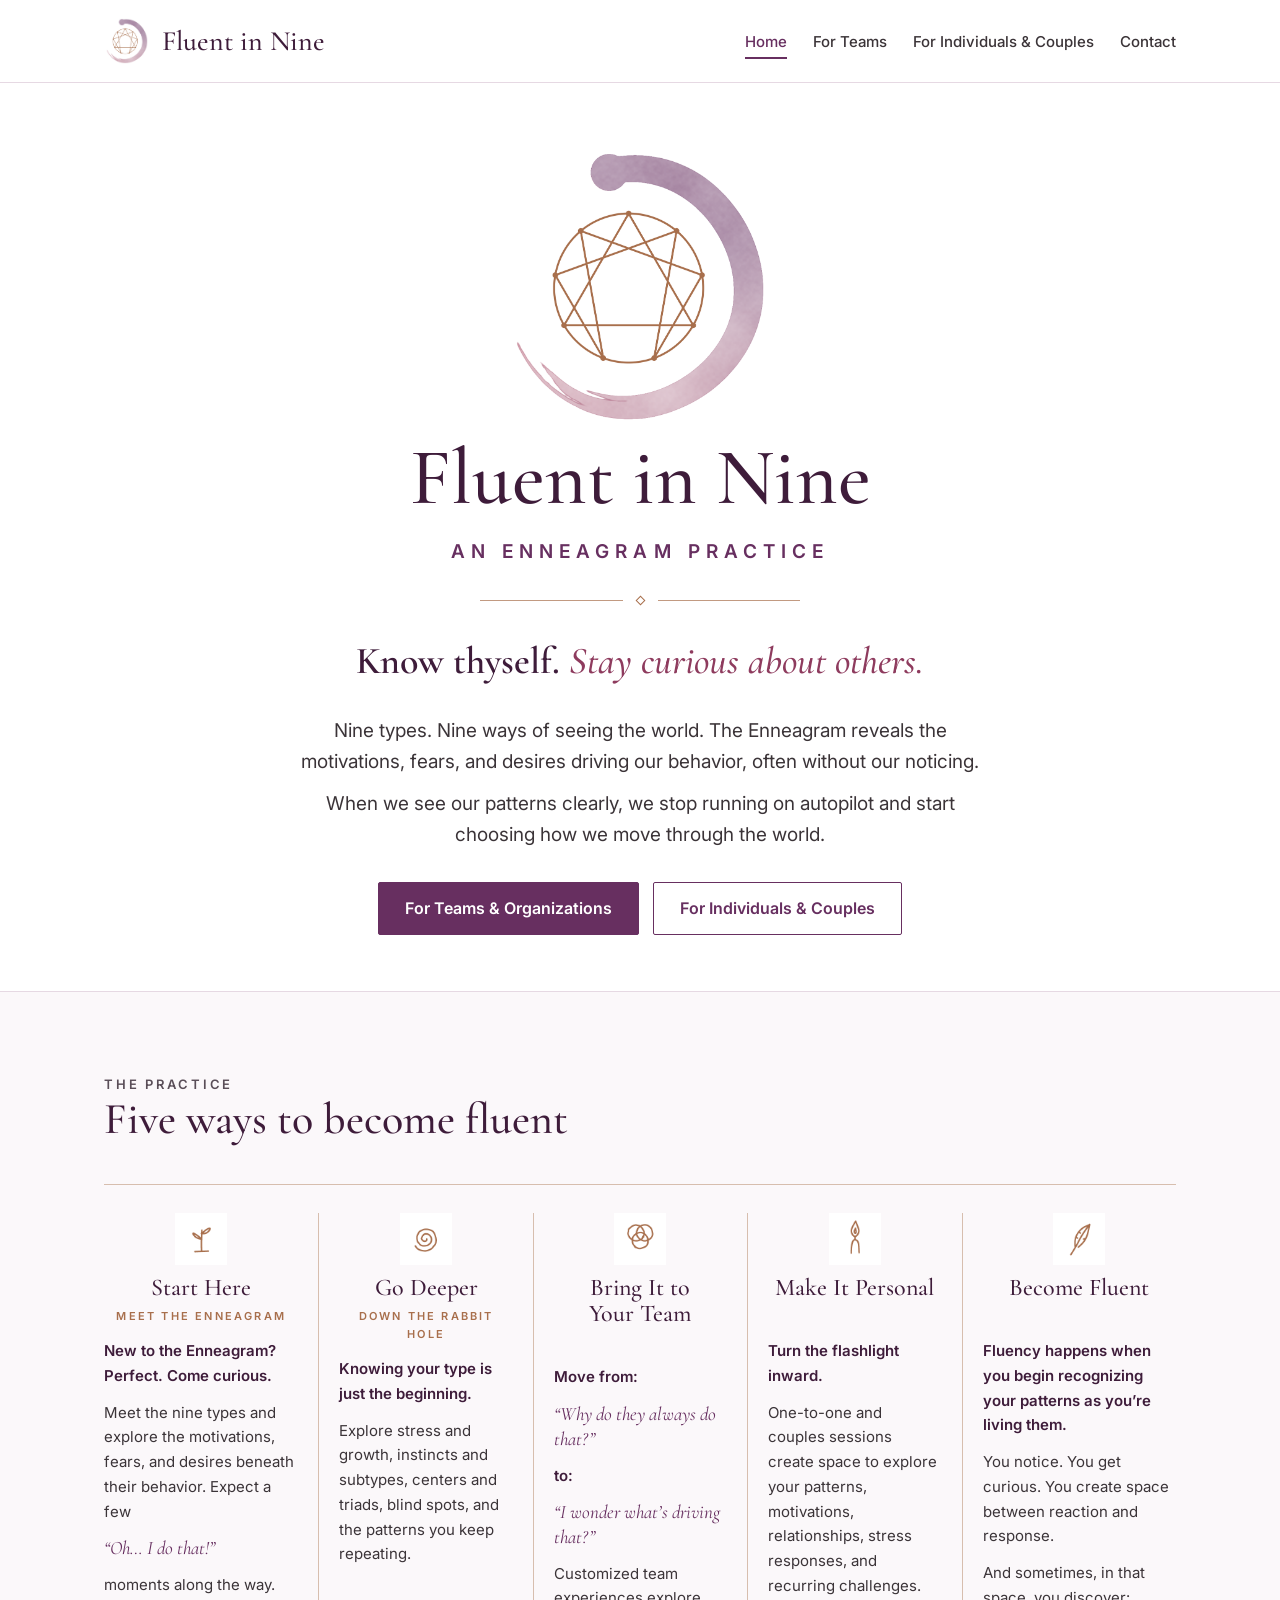
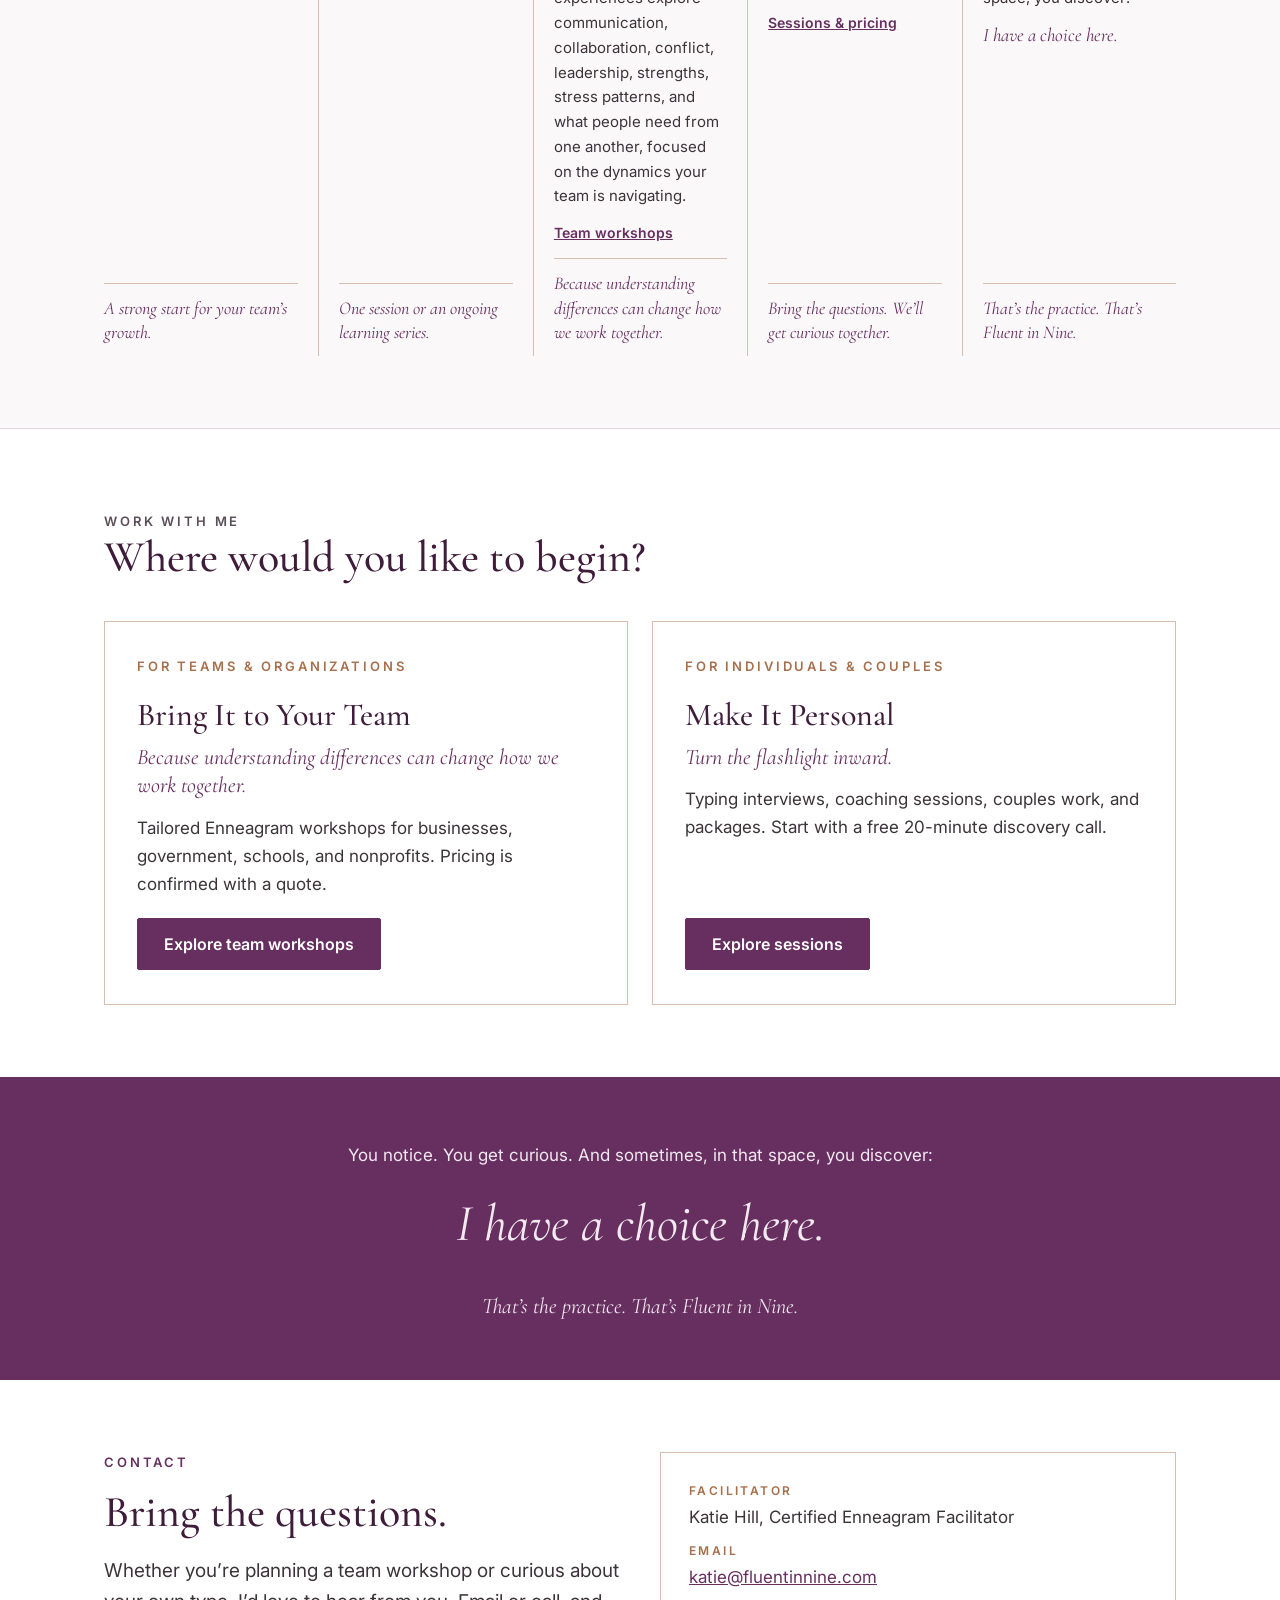
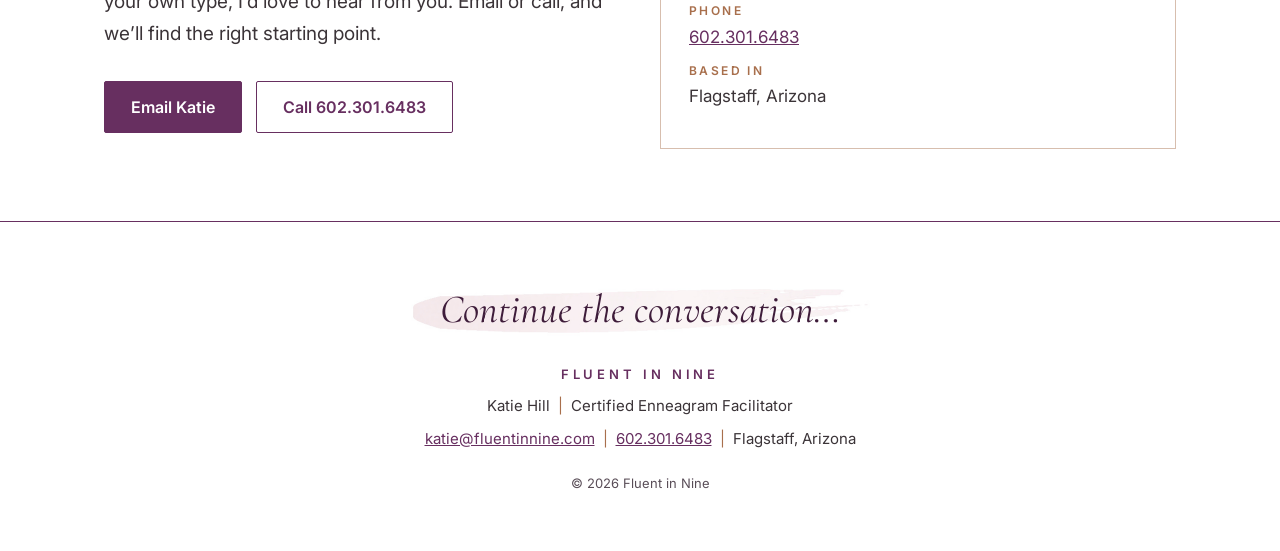
<file: index.html>
<!doctype html>
<html lang="en">
<head>
<meta charset="utf-8">
<meta name="viewport" content="width=device-width, initial-scale=1">
<title>Fluent in Nine | An Enneagram Practice in Flagstaff, Arizona</title>
<meta name="description" content="Fluent in Nine offers Enneagram workshops for teams and organizations, plus one-to-one and couples sessions, with Certified Enneagram Facilitator Katie Hill in Flagstaff, Arizona.">
<meta property="og:title" content="Fluent in Nine | An Enneagram Practice">
<meta property="og:description" content="Know thyself. Stay curious about others. Enneagram workshops, one-to-one and couples sessions in Flagstaff, Arizona.">
<meta property="og:image" content="https://www.fluentinnine.com/images/enneagram-mark.png">
<meta property="og:url" content="https://www.fluentinnine.com/">
<link rel="icon" href="favicon.png">
<link rel="apple-touch-icon" href="images/apple-touch-icon.png">
<link rel="preconnect" href="https://fonts.googleapis.com">
<link rel="preconnect" href="https://fonts.gstatic.com" crossorigin>
<link href="https://fonts.googleapis.com/css2?family=Cormorant+Garamond:ital,wght@0,500;0,600;1,500;1,600&family=Inter:wght@400;500;600&display=swap" rel="stylesheet">
<link rel="stylesheet" href="css/style.css">
</head>
<body>
<a class="skip" href="#main">Skip to content</a>

<header class="site-header">
  <div class="wrap">
    <a class="brand" href="index.html"><img src="images/enneagram-mark.png" alt=""><span>Fluent in Nine</span></a>
    <nav class="site-nav" aria-label="Main">
      <ul>
        <li><a href="index.html" aria-current="page">Home</a></li>
        <li><a href="teams.html">For Teams</a></li>
        <li><a href="individuals.html">For Individuals &amp; Couples</a></li>
        <li><a href="#contact">Contact</a></li>
      </ul>
    </nav>
  </div>
</header>

<main id="main">

<section class="hero">
  <div class="wrap">
    <img class="hero-mark" src="images/enneagram-mark.png" alt="The Fluent in Nine Enneagram symbol inside a plum brushstroke circle">
    <h1>Fluent in Nine</h1>
    <p class="tag">AN ENNEAGRAM PRACTICE</p>
    <div class="divider" aria-hidden="true"><i></i></div>
    <p class="motto">Know thyself. <em>Stay curious about others.</em></p>
    <p class="lead">Nine types. Nine ways of seeing the world. The Enneagram reveals the motivations, fears, and desires driving our behavior, often without our noticing.</p>
    <p class="lead">When we see our patterns clearly, we stop running on autopilot and start choosing how we move through the world.</p>
    <div class="actions">
      <a class="btn btn-primary" href="teams.html">For Teams &amp; Organizations</a>
      <a class="btn btn-ghost" href="individuals.html">For Individuals &amp; Couples</a>
    </div>
  </div>
</section>

<section class="section wash">
  <div class="wrap">
    <div class="section-head">
      <p class="eyebrow">The Practice</p>
      <h2>Five ways to become fluent</h2>
    </div>
    <div class="journey">
      <div>
        <img src="images/icon-start-here.png" alt="">
        <h3>Start Here</h3>
        <p class="sub">MEET THE ENNEAGRAM</p>
        <p class="bold">New to the Enneagram? Perfect. Come curious.</p>
        <p>Meet the nine types and explore the motivations, fears, and desires beneath their behavior. Expect a few</p>
        <p class="quote">“Oh… I do that!”</p>
        <p>moments along the way.</p>
        <p class="tagline">A strong start for your team’s growth.</p>
      </div>
      <div>
        <img src="images/icon-go-deeper.png" alt="">
        <h3>Go Deeper</h3>
        <p class="sub">DOWN THE RABBIT HOLE</p>
        <p class="bold">Knowing your type is just the beginning.</p>
        <p>Explore stress and growth, instincts and subtypes, centers and triads, blind spots, and the patterns you keep repeating.</p>
        <p class="tagline">One session or an ongoing learning series.</p>
      </div>
      <div>
        <img src="images/icon-bring-it-to-your-team.png" alt="">
        <h3>Bring It to Your Team</h3>
        <p class="sub">&nbsp;</p>
        <p class="bold">Move from:</p>
        <p class="quote">“Why do they always do that?”</p>
        <p class="bold">to:</p>
        <p class="quote">“I wonder what’s driving that?”</p>
        <p>Customized team experiences explore communication, collaboration, conflict, leadership, strengths, stress patterns, and what people need from one another, focused on the dynamics your team is navigating.</p>
        <a class="more" href="teams.html">Team workshops</a>
        <p class="tagline">Because understanding differences can change how we work together.</p>
      </div>
      <div>
        <img src="images/icon-make-it-personal.png" alt="">
        <h3>Make It Personal</h3>
        <p class="sub">&nbsp;</p>
        <p class="bold">Turn the flashlight inward.</p>
        <p>One-to-one and couples sessions create space to explore your patterns, motivations, relationships, stress responses, and recurring challenges.</p>
        <a class="more" href="individuals.html">Sessions &amp; pricing</a>
        <p class="tagline">Bring the questions. We’ll get curious together.</p>
      </div>
      <div>
        <img src="images/icon-become-fluent.png" alt="">
        <h3>Become Fluent</h3>
        <p class="sub">&nbsp;</p>
        <p class="bold">Fluency happens when you begin recognizing your patterns as you’re living them.</p>
        <p>You notice. You get curious. You create space between reaction and response.</p>
        <p>And sometimes, in that space, you discover:</p>
        <p class="quote">I have a choice here.</p>
        <p class="tagline">That’s the practice. That’s Fluent in Nine.</p>
      </div>
    </div>
  </div>
</section>

<section class="section">
  <div class="wrap">
    <div class="section-head">
      <p class="eyebrow">Work With Me</p>
      <h2>Where would you like to begin?</h2>
    </div>
    <div class="paths">
      <article class="path">
        <p class="eyebrow copper">For Teams &amp; Organizations</p>
        <h3>Bring It to Your Team</h3>
        <p class="italic">Because understanding differences can change how we work together.</p>
        <p>Tailored Enneagram workshops for businesses, government, schools, and nonprofits. Pricing is confirmed with a quote.</p>
        <a class="btn btn-primary" href="teams.html">Explore team workshops</a>
      </article>
      <article class="path">
        <p class="eyebrow copper">For Individuals &amp; Couples</p>
        <h3>Make It Personal</h3>
        <p class="italic">Turn the flashlight inward.</p>
        <p>Typing interviews, coaching sessions, couples work, and packages. Start with a free 20-minute discovery call.</p>
        <a class="btn btn-primary" href="individuals.html">Explore sessions</a>
      </article>
    </div>
  </div>
</section>

<section class="band center">
  <div class="wrap">
    <p>You notice. You get curious. And sometimes, in that space, you discover:</p>
    <p class="big">I have a choice here.</p>
    <p class="italic" style="color:#F3E9F1;font-size:22px">That’s the practice. That’s Fluent in Nine.</p>
  </div>
</section>

<section class="section" id="contact">
  <div class="wrap contact">
    <div>
      <p class="eyebrow">Contact</p>
      <h2>Bring the questions.</h2>
      <p class="lead">Whether you’re planning a team workshop or curious about your own type, I’d love to hear from you. Email or call, and we’ll find the right starting point.</p>
      <div class="actions">
        <a class="btn btn-primary" href="mailto:katie@fluentinnine.com?subject=Fluent%20in%20Nine%20inquiry">Email Katie</a>
        <a class="btn btn-ghost" href="tel:+16023016483">Call 602.301.6483</a>
      </div>
    </div>
    <div class="contact-box">
      <p class="label">FACILITATOR</p>
      <p>Katie Hill, Certified Enneagram Facilitator</p>
      <p class="label">EMAIL</p>
      <p><a href="mailto:katie@fluentinnine.com">katie@fluentinnine.com</a></p>
      <p class="label">PHONE</p>
      <p><a href="tel:+16023016483">602.301.6483</a></p>
      <p class="label">BASED IN</p>
      <p>Flagstaff, Arizona</p>
    </div>
  </div>
</section>

</main>

<footer class="site-footer">
  <div class="wrap">
    <p class="continue">Continue the conversation…</p>
    <p class="name">FLUENT IN NINE</p>
    <p>Katie Hill<span class="sep">|</span>Certified Enneagram Facilitator</p>
    <p><a href="mailto:katie@fluentinnine.com">katie@fluentinnine.com</a><span class="sep">|</span><a href="tel:+16023016483">602.301.6483</a><span class="sep">|</span>Flagstaff, Arizona</p>
    <p class="small">© 2026 Fluent in Nine</p>
  </div>
</footer>
</body>
</html>
</file>
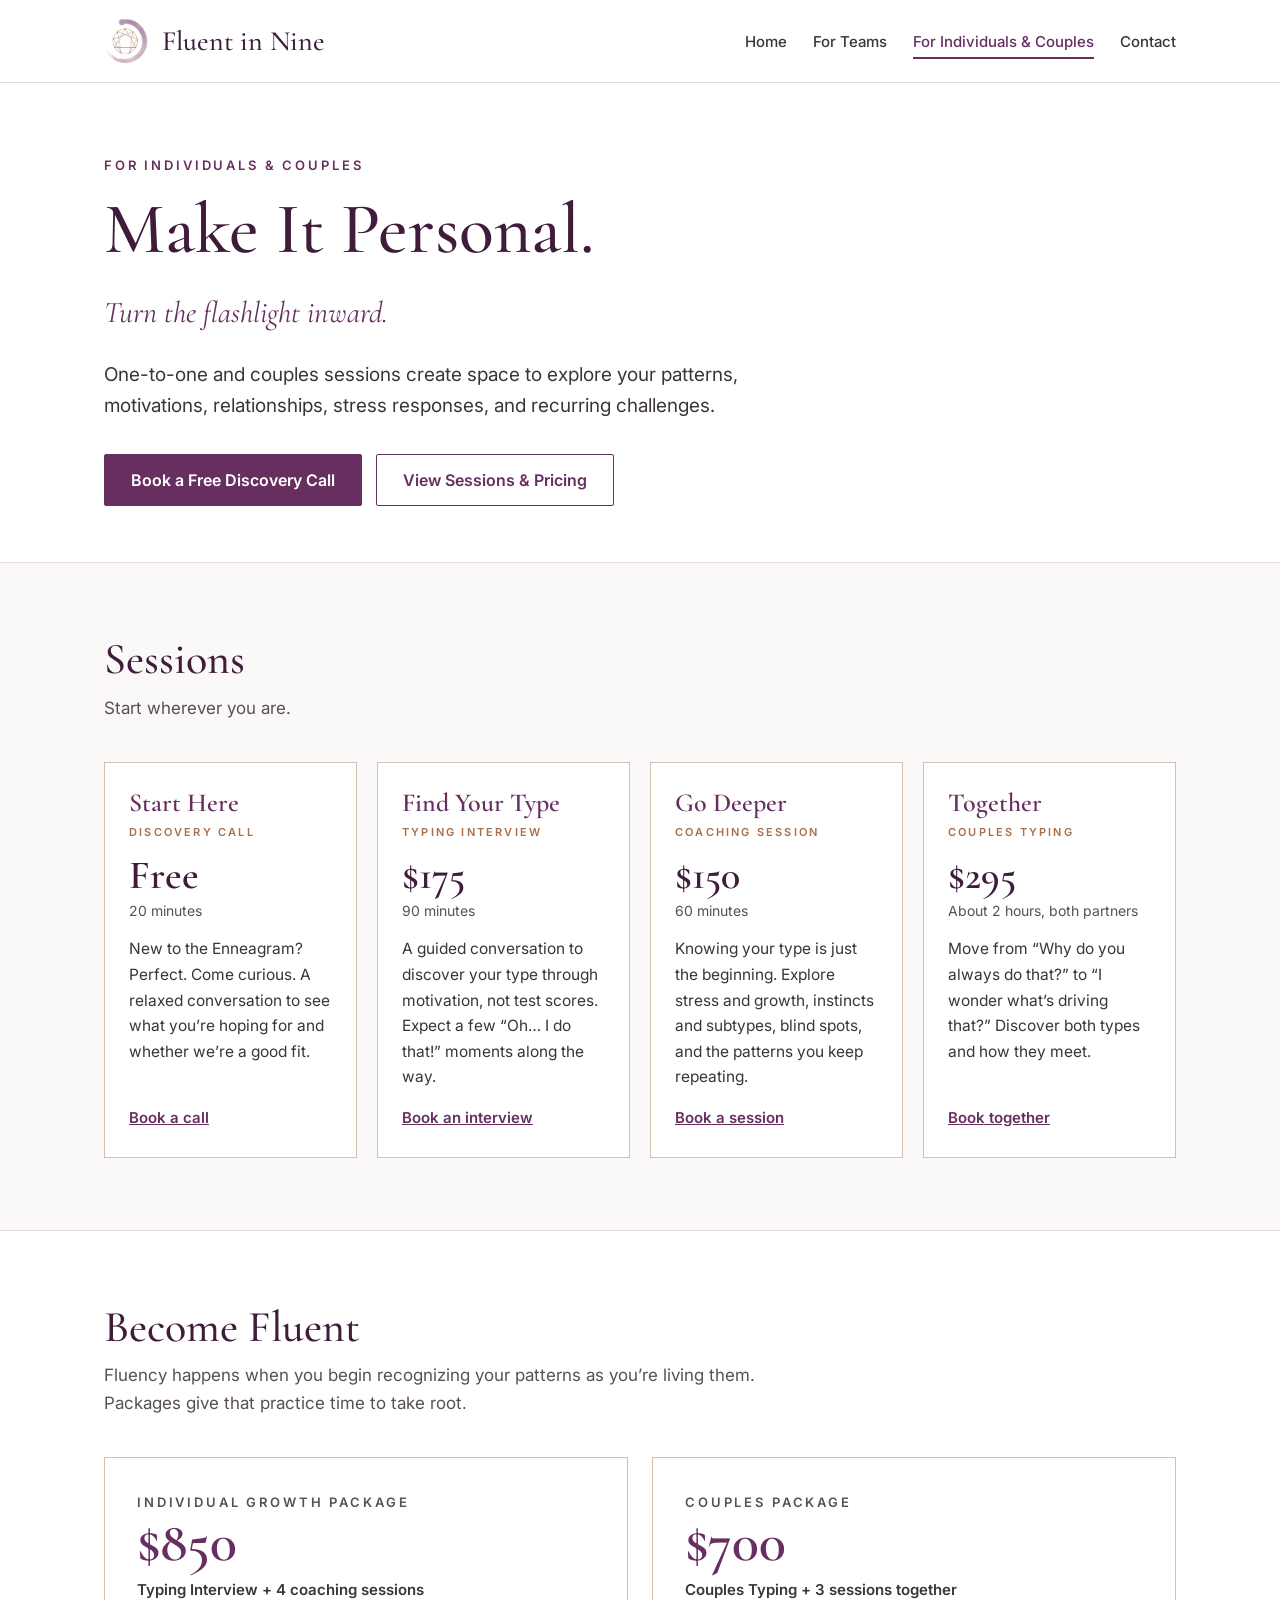
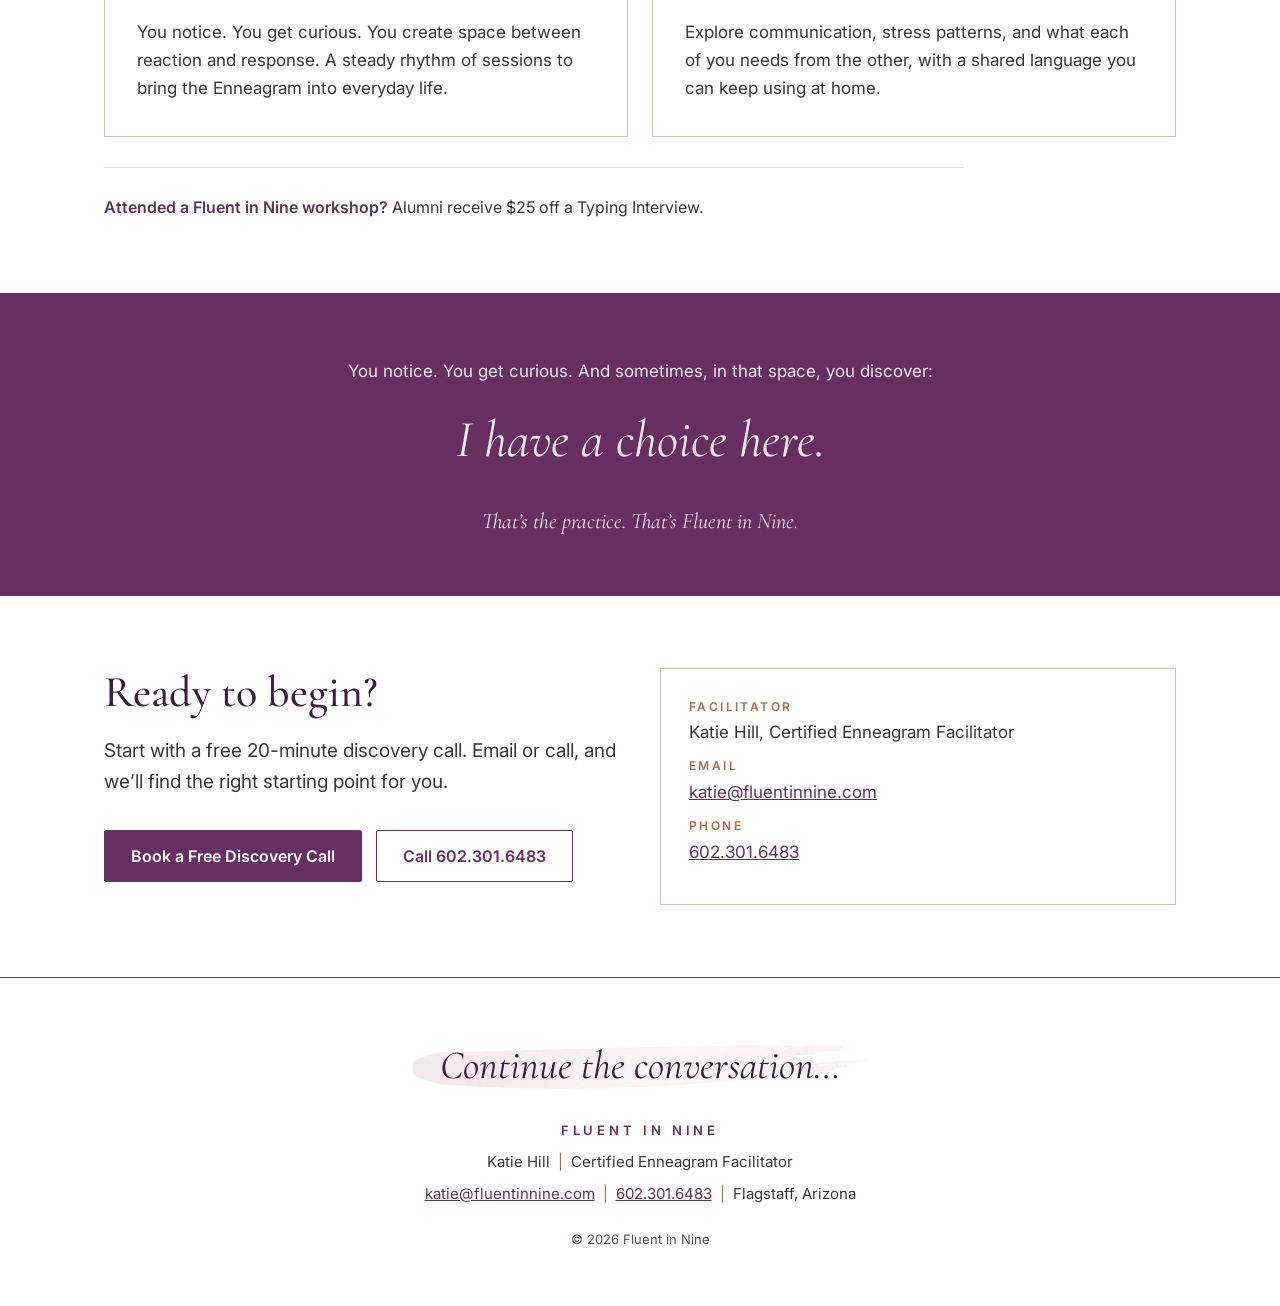
<file: individuals.html>
<!doctype html>
<html lang="en">
<head>
<meta charset="utf-8">
<meta name="viewport" content="width=device-width, initial-scale=1">
<title>Individuals &amp; Couples | Fluent in Nine</title>
<meta name="description" content="Enneagram typing interviews, coaching sessions, couples typing and packages with Certified Enneagram Facilitator Katie Hill. Start with a free 20-minute discovery call.">
<meta property="og:title" content="Individuals &amp; Couples | Fluent in Nine">
<meta property="og:description" content="Make it personal. Turn the flashlight inward. Start with a free discovery call.">
<meta property="og:image" content="https://www.fluentinnine.com/images/enneagram-mark.png">
<meta property="og:url" content="https://www.fluentinnine.com/individuals.html">
<link rel="icon" href="favicon.png">
<link rel="apple-touch-icon" href="images/apple-touch-icon.png">
<link rel="preconnect" href="https://fonts.googleapis.com">
<link rel="preconnect" href="https://fonts.gstatic.com" crossorigin>
<link href="https://fonts.googleapis.com/css2?family=Cormorant+Garamond:ital,wght@0,500;0,600;1,500;1,600&family=Inter:wght@400;500;600&display=swap" rel="stylesheet">
<link rel="stylesheet" href="css/style.css">
</head>
<body>
<a class="skip" href="#main">Skip to content</a>

<header class="site-header">
  <div class="wrap">
    <a class="brand" href="index.html"><img src="images/enneagram-mark.png" alt=""><span>Fluent in Nine</span></a>
    <nav class="site-nav" aria-label="Main">
      <ul>
        <li><a href="index.html">Home</a></li>
        <li><a href="teams.html">For Teams</a></li>
        <li><a href="individuals.html" aria-current="page">For Individuals &amp; Couples</a></li>
        <li><a href="#book">Contact</a></li>
      </ul>
    </nav>
  </div>
</header>

<main id="main">

<section class="page-hero">
  <div class="wrap">
    <p class="eyebrow">For Individuals &amp; Couples</p>
    <h1>Make It Personal.</h1>
    <p class="italic">Turn the flashlight inward.</p>
    <p class="lead">One-to-one and couples sessions create space to explore your patterns, motivations, relationships, stress responses, and recurring challenges.</p>
    <div class="actions">
      <a class="btn btn-primary" href="#book">Book a Free Discovery Call</a>
      <a class="btn btn-ghost" href="#sessions">View Sessions &amp; Pricing</a>
    </div>
  </div>
</section>

<section class="section wash" id="sessions">
  <div class="wrap">
    <div class="section-head">
      <h2>Sessions</h2>
      <p>Start wherever you are.</p>
    </div>
    <div class="cards">
      <article class="card">
        <h3>Start Here</h3>
        <p class="sub">DISCOVERY CALL</p>
        <p class="price">Free</p>
        <p class="length">20 minutes</p>
        <p>New to the Enneagram? Perfect. Come curious. A relaxed conversation to see what you’re hoping for and whether we’re a good fit.</p>
        <a href="#book">Book a call</a>
      </article>
      <article class="card">
        <h3>Find Your Type</h3>
        <p class="sub">TYPING INTERVIEW</p>
        <p class="price">$175</p>
        <p class="length">90 minutes</p>
        <p>A guided conversation to discover your type through motivation, not test scores. Expect a few “Oh… I do that!” moments along the way.</p>
        <a href="#book">Book an interview</a>
      </article>
      <article class="card">
        <h3>Go Deeper</h3>
        <p class="sub">COACHING SESSION</p>
        <p class="price">$150</p>
        <p class="length">60 minutes</p>
        <p>Knowing your type is just the beginning. Explore stress and growth, instincts and subtypes, blind spots, and the patterns you keep repeating.</p>
        <a href="#book">Book a session</a>
      </article>
      <article class="card">
        <h3>Together</h3>
        <p class="sub">COUPLES TYPING</p>
        <p class="price">$295</p>
        <p class="length">About 2 hours, both partners</p>
        <p>Move from “Why do you always do that?” to “I wonder what’s driving that?” Discover both types and how they meet.</p>
        <a href="#book">Book together</a>
      </article>
    </div>
  </div>
</section>

<section class="section">
  <div class="wrap">
    <div class="section-head">
      <h2>Become Fluent</h2>
      <p>Fluency happens when you begin recognizing your patterns as you’re living them. Packages give that practice time to take root.</p>
    </div>
    <div class="packages">
      <article class="package">
        <p class="eyebrow">Individual Growth Package</p>
        <p class="price">$850</p>
        <p class="includes">Typing Interview + 4 coaching sessions</p>
        <p>You notice. You get curious. You create space between reaction and response. A steady rhythm of sessions to bring the Enneagram into everyday life.</p>
      </article>
      <article class="package">
        <p class="eyebrow">Couples Package</p>
        <p class="price">$700</p>
        <p class="includes">Couples Typing + 3 sessions together</p>
        <p>Explore communication, stress patterns, and what each of you needs from the other, with a shared language you can keep using at home.</p>
      </article>
    </div>
    <div class="notes" style="grid-template-columns:minmax(0,1fr)">
      <p><strong>Attended a Fluent in Nine workshop?</strong> Alumni receive $25 off a Typing Interview.</p>
    </div>
  </div>
</section>

<section class="band center">
  <div class="wrap">
    <p>You notice. You get curious. And sometimes, in that space, you discover:</p>
    <p class="big">I have a choice here.</p>
    <p class="italic" style="color:#F3E9F1;font-size:22px">That’s the practice. That’s Fluent in Nine.</p>
  </div>
</section>

<section class="section" id="book">
  <div class="wrap contact">
    <div>
      <h2>Ready to begin?</h2>
      <p class="lead">Start with a free 20-minute discovery call. Email or call, and we’ll find the right starting point for you.</p>
      <div class="actions">
        <a class="btn btn-primary" href="mailto:katie@fluentinnine.com?subject=Discovery%20call%20request">Book a Free Discovery Call</a>
        <a class="btn btn-ghost" href="tel:+16023016483">Call 602.301.6483</a>
      </div>
    </div>
    <div class="contact-box">
      <p class="label">FACILITATOR</p>
      <p>Katie Hill, Certified Enneagram Facilitator</p>
      <p class="label">EMAIL</p>
      <p><a href="mailto:katie@fluentinnine.com">katie@fluentinnine.com</a></p>
      <p class="label">PHONE</p>
      <p><a href="tel:+16023016483">602.301.6483</a></p>
    </div>
  </div>
</section>

</main>

<footer class="site-footer">
  <div class="wrap">
    <p class="continue">Continue the conversation…</p>
    <p class="name">FLUENT IN NINE</p>
    <p>Katie Hill<span class="sep">|</span>Certified Enneagram Facilitator</p>
    <p><a href="mailto:katie@fluentinnine.com">katie@fluentinnine.com</a><span class="sep">|</span><a href="tel:+16023016483">602.301.6483</a><span class="sep">|</span>Flagstaff, Arizona</p>
    <p class="small">© 2026 Fluent in Nine</p>
  </div>
</footer>
</body>
</html>
</file>
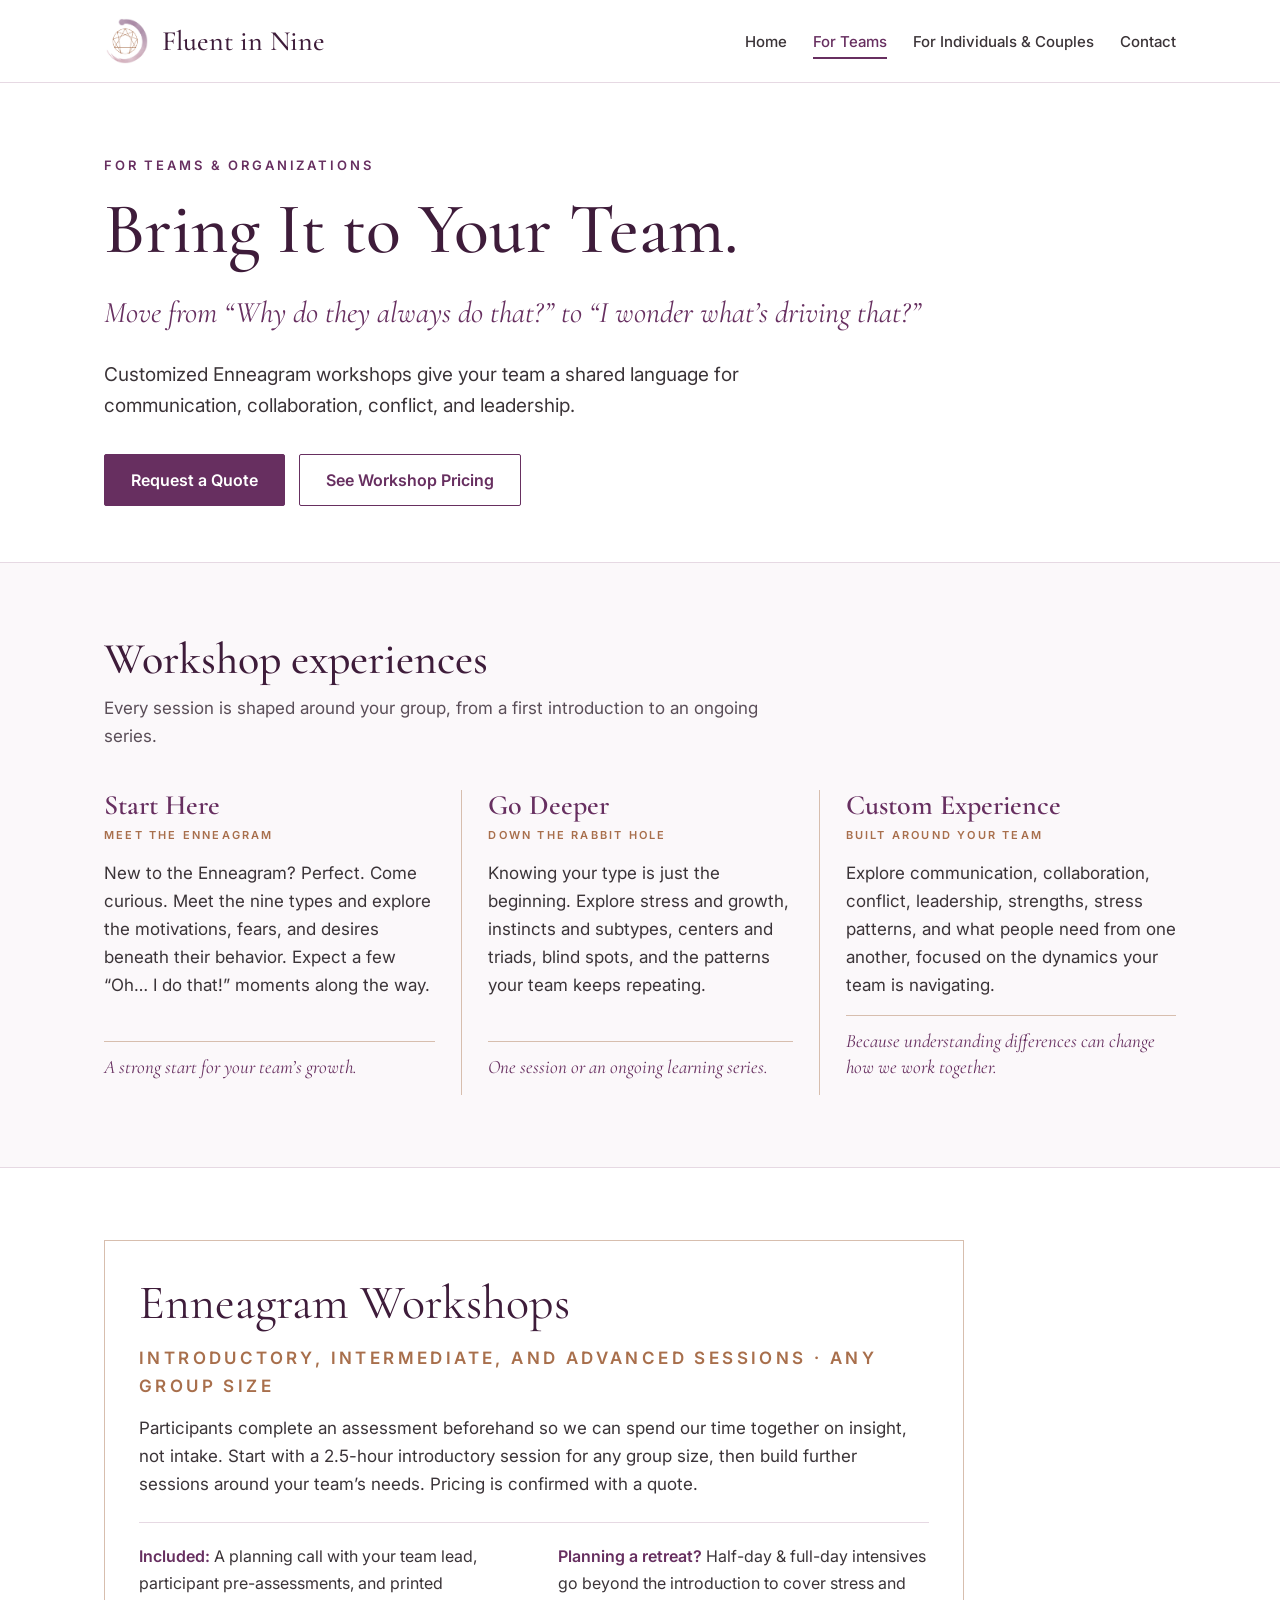
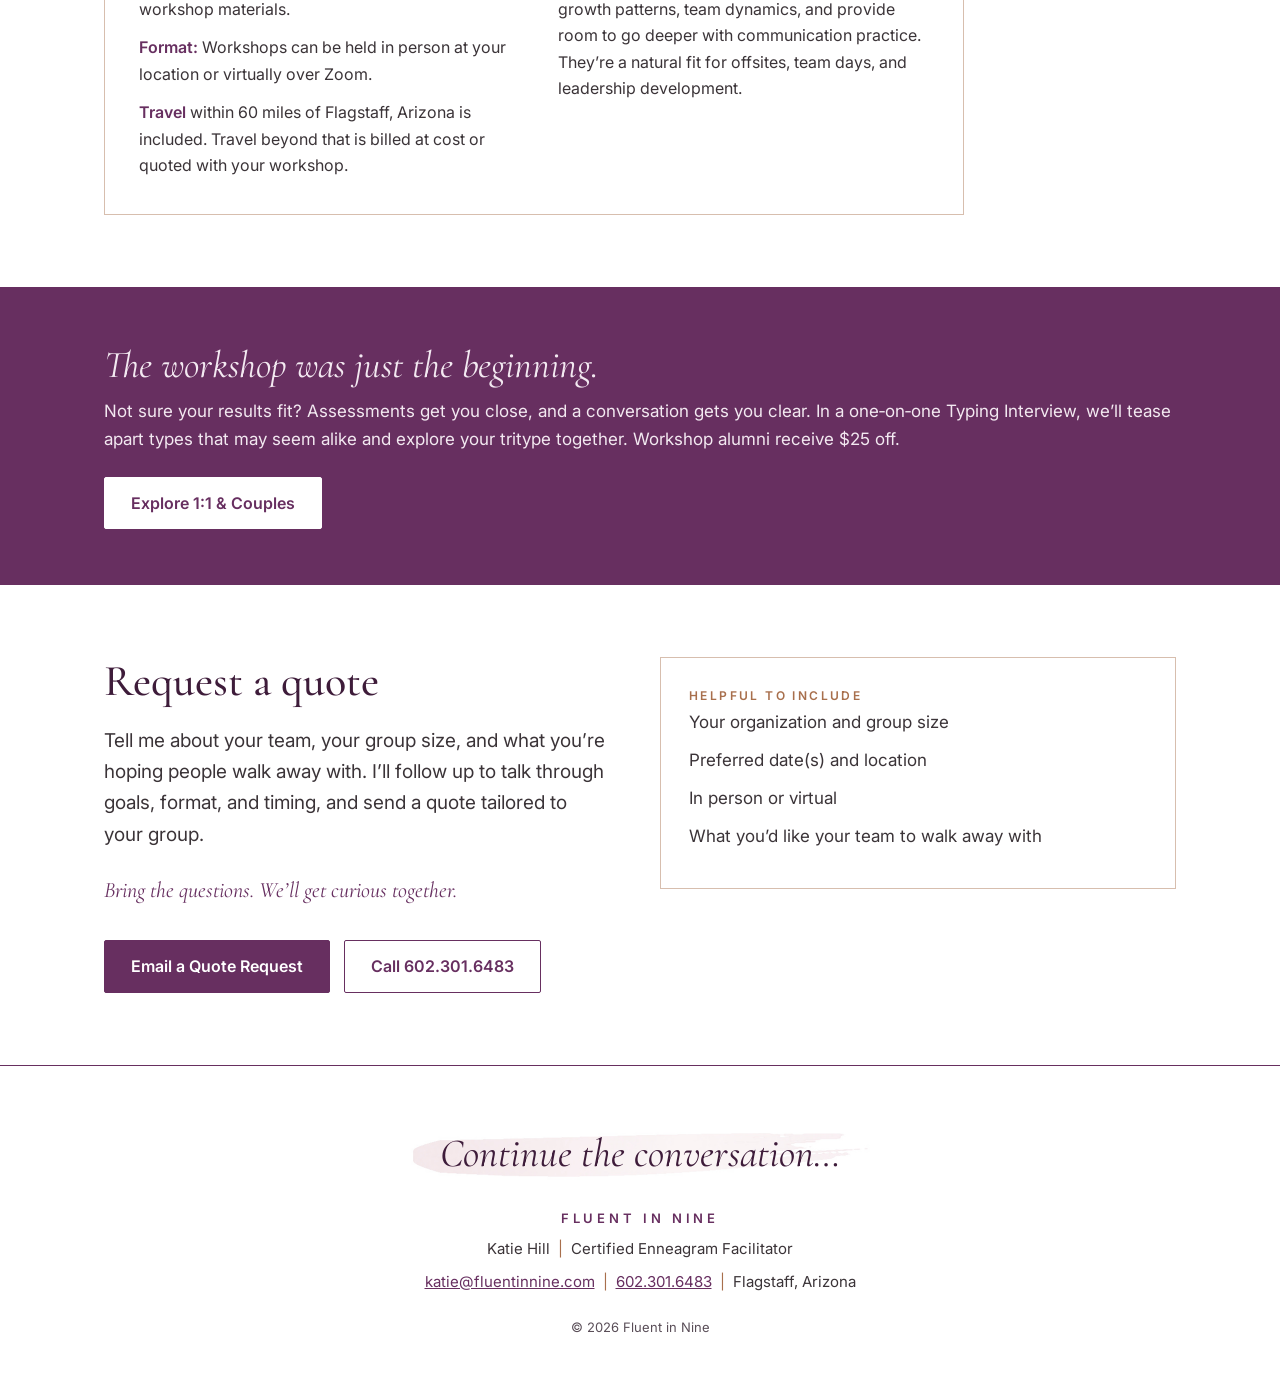
<file: teams.html>
<!doctype html>
<html lang="en">
<head>
<meta charset="utf-8">
<meta name="viewport" content="width=device-width, initial-scale=1">
<title>Team Workshops | Fluent in Nine</title>
<meta name="description" content="Tailored Enneagram workshops for teams and organizations in Flagstaff, Arizona and surrounding communities. 2.5-hour introductory sessions for any group size, priced by quote.">
<meta property="og:title" content="Enneagram Team Workshops | Fluent in Nine">
<meta property="og:description" content="Move from “Why do they always do that?” to “I wonder what’s driving that?”">
<meta property="og:image" content="https://www.fluentinnine.com/images/enneagram-mark.png">
<meta property="og:url" content="https://www.fluentinnine.com/teams.html">
<link rel="icon" href="favicon.png">
<link rel="apple-touch-icon" href="images/apple-touch-icon.png">
<link rel="preconnect" href="https://fonts.googleapis.com">
<link rel="preconnect" href="https://fonts.gstatic.com" crossorigin>
<link href="https://fonts.googleapis.com/css2?family=Cormorant+Garamond:ital,wght@0,500;0,600;1,500;1,600&family=Inter:wght@400;500;600&display=swap" rel="stylesheet">
<link rel="stylesheet" href="css/style.css">
</head>
<body>
<a class="skip" href="#main">Skip to content</a>

<header class="site-header">
  <div class="wrap">
    <a class="brand" href="index.html"><img src="images/enneagram-mark.png" alt=""><span>Fluent in Nine</span></a>
    <nav class="site-nav" aria-label="Main">
      <ul>
        <li><a href="index.html">Home</a></li>
        <li><a href="teams.html" aria-current="page">For Teams</a></li>
        <li><a href="individuals.html">For Individuals &amp; Couples</a></li>
        <li><a href="#quote">Contact</a></li>
      </ul>
    </nav>
  </div>
</header>

<main id="main">

<section class="page-hero">
  <div class="wrap">
    <p class="eyebrow">For Teams &amp; Organizations</p>
    <h1>Bring It to Your Team.</h1>
    <p class="italic">Move from “Why do they always do that?” to “I wonder what’s driving that?”</p>
    <p class="lead">Customized Enneagram workshops give your team a shared language for communication, collaboration, conflict, and leadership.</p>
    <div class="actions">
      <a class="btn btn-primary" href="#quote">Request a Quote</a>
      <a class="btn btn-ghost" href="#pricing">See Workshop Pricing</a>
    </div>
  </div>
</section>

<section class="section wash">
  <div class="wrap">
    <div class="section-head">
      <h2>Workshop experiences</h2>
      <p>Every session is shaped around your group, from a first introduction to an ongoing series.</p>
    </div>
    <div class="cols">
      <div>
        <h3>Start Here</h3>
        <p class="sub">MEET THE ENNEAGRAM</p>
        <p>New to the Enneagram? Perfect. Come curious. Meet the nine types and explore the motivations, fears, and desires beneath their behavior. Expect a few “Oh… I do that!” moments along the way.</p>
        <p class="tagline">A strong start for your team’s growth.</p>
      </div>
      <div>
        <h3>Go Deeper</h3>
        <p class="sub">DOWN THE RABBIT HOLE</p>
        <p>Knowing your type is just the beginning. Explore stress and growth, instincts and subtypes, centers and triads, blind spots, and the patterns your team keeps repeating.</p>
        <p class="tagline">One session or an ongoing learning series.</p>
      </div>
      <div>
        <h3>Custom Experience</h3>
        <p class="sub">BUILT AROUND YOUR TEAM</p>
        <p>Explore communication, collaboration, conflict, leadership, strengths, stress patterns, and what people need from one another, focused on the dynamics your team is navigating.</p>
        <p class="tagline">Because understanding differences can change how we work together.</p>
      </div>
    </div>
  </div>
</section>

<section class="section" id="pricing">
  <div class="wrap">
    <div class="price-card">
      <p class="price-line">Enneagram Workshops</p>
      <p class="price-label">INTRODUCTORY, INTERMEDIATE, AND ADVANCED SESSIONS · ANY GROUP SIZE</p>
      <p>Participants complete an assessment beforehand so we can spend our time together on insight, not intake. Start with a 2.5-hour introductory session for any group size, then build further sessions around your team’s needs. Pricing is confirmed with a quote.</p>
      <div class="notes">
        <div>
        <p style="margin: 0 0 12px"><strong>Included:</strong> A planning call with your team lead, participant pre-assessments, and printed workshop materials.</p>
        <p style="margin: 0 0 12px"><strong>Format:</strong> Workshops can be held in person at your location or virtually over Zoom.</p>
        <p><strong>Travel</strong> within 60 miles of Flagstaff, Arizona is included. Travel beyond that is billed at cost or quoted with your workshop.</p>
        </div>
        <div>
        <p><strong>Planning a retreat?</strong> Half-day &amp; full-day intensives go beyond the introduction to cover stress and growth patterns, team dynamics, and provide room to go deeper with communication practice. They’re a natural fit for offsites, team days, and leadership development.</p>
        </div>
      </div>
    </div>
  </div>
</section>

<section class="band">
  <div class="wrap">
    <div>
      <p class="big">The workshop was just the beginning.</p>
      <p>Not sure your results fit? Assessments get you close, and a conversation gets you clear. In a one‑on‑one Typing Interview, we’ll tease apart types that may seem alike and explore your tritype together. Workshop alumni receive $25 off.</p>
    </div>
    <a class="btn btn-light" href="individuals.html">Explore 1:1 &amp; Couples</a>
  </div>
</section>

<section class="section" id="quote">
  <div class="wrap contact">
    <div>
      <h2>Request a quote</h2>
      <p class="lead">Tell me about your team, your group size, and what you’re hoping people walk away with. I’ll follow up to talk through goals, format, and timing, and send a quote tailored to your group.</p>
      <p class="italic" style="font-size:22px">Bring the questions. We’ll get curious together.</p>
      <div class="actions">
        <a class="btn btn-primary" href="mailto:katie@fluentinnine.com?subject=Workshop%20quote%20request&body=Organization%3A%0AGroup%20size%3A%0APreferred%20date(s)%3A%0ALocation%3A%0AWhat%20we%27d%20like%20our%20team%20to%20walk%20away%20with%3A%0A">Email a Quote Request</a>
        <a class="btn btn-ghost" href="tel:+16023016483">Call 602.301.6483</a>
      </div>
    </div>
    <div class="contact-box">
      <p class="label">HELPFUL TO INCLUDE</p>
      <p>Your organization and group size</p>
      <p>Preferred date(s) and location</p>
      <p>In person or virtual</p>
      <p>What you’d like your team to walk away with</p>
    </div>
  </div>
</section>

</main>

<footer class="site-footer">
  <div class="wrap">
    <p class="continue">Continue the conversation…</p>
    <p class="name">FLUENT IN NINE</p>
    <p>Katie Hill<span class="sep">|</span>Certified Enneagram Facilitator</p>
    <p><a href="mailto:katie@fluentinnine.com">katie@fluentinnine.com</a><span class="sep">|</span><a href="tel:+16023016483">602.301.6483</a><span class="sep">|</span>Flagstaff, Arizona</p>
    <p class="small">© 2026 Fluent in Nine</p>
  </div>
</footer>
</body>
</html>
</file>
<file: css/style.css>
/* Fluent in Nine — site styles, drawn from the services sheets */
:root {
  --plum: #672F60;
  --plum-deep: #3E1C3A;
  --mauve: #8E3B5E;
  --ink: #3B3438;
  --muted: #5A4E58;
  --copper: #A86F4C;
  --rule: #D7BEAE;
  --line: #E6D9E3;
  --wash: #FBF8FA;
  --white: #FFFFFF;
  --serif: 'Cormorant Garamond', Georgia, serif;
  --sans: 'Inter', system-ui, -apple-system, 'Segoe UI', sans-serif;
  --max: 1120px;
}

*, *::before, *::after { box-sizing: border-box; }
html { scroll-behavior: smooth; }
body {
  margin: 0;
  background: var(--white);
  color: var(--ink);
  font-family: var(--sans);
  font-size: 17px;
  line-height: 1.65;
  -webkit-font-smoothing: antialiased;
}
img { max-width: 100%; display: block; }
a { color: var(--plum); }
a:hover { color: var(--plum-deep); }
:focus-visible { outline: 2px solid var(--plum); outline-offset: 3px; }

.wrap { max-width: var(--max); margin: 0 auto; padding: 0 24px; }
.skip { position: absolute; left: -9999px; }
.skip:focus { left: 16px; top: 16px; background: var(--white); padding: 8px 12px; z-index: 10; }

/* Header */
.site-header { border-bottom: 1px solid var(--line); background: var(--white); }
.site-header .wrap { display: flex; flex-wrap: wrap; align-items: center; justify-content: space-between; gap: 12px 28px; padding-top: 18px; padding-bottom: 18px; }
.brand { display: flex; align-items: center; gap: 12px; text-decoration: none; color: var(--plum-deep); }
.brand img { width: 46px; height: 46px; object-fit: contain; }
.brand span { font-family: var(--serif); font-size: 28px; font-weight: 500; line-height: 1; }
.site-nav ul { list-style: none; margin: 0; padding: 0; display: flex; flex-wrap: wrap; gap: 6px 26px; }
.site-nav a { text-decoration: none; color: var(--ink); font-size: 15px; font-weight: 500; padding: 6px 0; border-bottom: 2px solid transparent; }
.site-nav a:hover { color: var(--plum); }
.site-nav a[aria-current="page"] { color: var(--plum); border-bottom-color: var(--plum); }

/* Type */
.eyebrow { margin: 0 0 14px; font-size: 13px; font-weight: 600; letter-spacing: 0.22em; text-transform: uppercase; color: var(--plum); }
.eyebrow.copper { color: var(--copper); }
h1, h2, h3 { font-family: var(--serif); font-weight: 500; color: var(--plum-deep); margin: 0; line-height: 1.1; text-wrap: balance; }
h1 { font-size: clamp(44px, 7vw, 72px); }
h2 { font-size: clamp(32px, 4.5vw, 44px); }
h3 { font-size: 26px; }
.lead { font-size: 19px; color: var(--ink); max-width: 680px; text-wrap: pretty; }
.italic { font-family: var(--serif); font-style: italic; color: var(--plum); }
.muted { color: var(--muted); }

/* Hero (home) */
.hero { text-align: center; padding: 64px 0 56px; }
.hero-mark { width: min(260px, 60vw); margin: 0 auto 8px; }
.hero h1 { font-size: clamp(48px, 8.2vw, 80px); }
.hero .tag { margin: 14px 0 0; font-size: clamp(15px, 2.3vw, 19px); font-weight: 600; letter-spacing: 0.32em; color: var(--plum); }
.divider { display: flex; align-items: center; justify-content: center; gap: 14px; margin: 30px auto 26px; max-width: 320px; }
.divider::before, .divider::after { content: ""; flex: 1; height: 1px; background: var(--copper); opacity: 0.7; }
.divider i { width: 7px; height: 7px; border: 1px solid var(--copper); transform: rotate(45deg); }
.motto { font-family: var(--serif); font-size: clamp(28px, 4vw, 38px); color: var(--plum-deep); font-weight: 600; margin: 0; }
.motto em { color: var(--mauve); font-weight: 500; }
.hero .lead { margin: 22px auto 0; text-align: center; }
.hero .lead + .lead { margin-top: 10px; }

/* Page hero (inner pages) */
.page-hero { padding: 72px 0 56px; }
.page-hero h1 { margin-top: 4px; }
.page-hero .italic { font-size: clamp(24px, 3vw, 30px); margin: 18px 0 0; }
.page-hero .lead { margin-top: 22px; }

/* Buttons */
.actions { display: flex; flex-wrap: wrap; gap: 14px; margin-top: 32px; }
.hero .actions { justify-content: center; }
.btn { display: inline-flex; align-items: center; justify-content: center; min-height: 48px; padding: 12px 26px; border-radius: 2px; font-weight: 600; font-size: 16px; text-decoration: none; border: 1px solid var(--plum); }
.btn-primary { background: var(--plum); color: var(--white); }
.btn-primary:hover { background: var(--plum-deep); border-color: var(--plum-deep); color: var(--white); }
.btn-ghost { background: transparent; color: var(--plum); }
.btn-ghost:hover { background: var(--wash); }
.btn-light { background: var(--white); color: var(--plum); border-color: var(--white); }
.btn-light:hover { background: #F3E9F1; color: var(--plum-deep); }

/* Sections */
.section { padding: 72px 0; }
.section.wash { background: var(--wash); border-top: 1px solid var(--line); border-bottom: 1px solid var(--line); }
.section-head { margin-bottom: 40px; }
.section-head p { margin: 10px 0 0; color: var(--muted); max-width: 680px; }

/* Five-part journey */
.journey { display: grid; grid-template-columns: repeat(5, minmax(0, 1fr)); border-top: 1px solid var(--rule); padding-top: 28px; }
.journey > div { padding: 0 20px; border-left: 1px solid var(--rule); display: flex; flex-direction: column; }
.journey > div:first-child { border-left: 0; padding-left: 0; }
.journey > div:last-child { padding-right: 0; }
.journey img { width: 52px; height: 52px; margin: 0 auto 10px; }
.journey h3 { text-align: center; font-size: 24px; }
.journey .sub { text-align: center; margin: 6px 0 14px; font-size: 11px; font-weight: 600; letter-spacing: 0.2em; color: var(--copper); min-height: 1.6em; }
.journey p { font-size: 15px; margin: 0 0 12px; }
.journey .bold { font-weight: 600; color: var(--plum-deep); }
.journey .quote { font-family: var(--serif); font-style: italic; font-size: 19px; color: var(--plum); line-height: 1.3; }
.journey .tagline { margin-top: auto; padding-top: 12px; border-top: 1px solid var(--rule); font-family: var(--serif); font-style: italic; font-size: 18px; line-height: 1.35; color: var(--plum); }
.journey a.more { font-size: 14px; font-weight: 600; margin: 0 0 14px; }

/* Two paths */
.paths { display: grid; grid-template-columns: repeat(2, minmax(0, 1fr)); gap: 24px; }
.path { border: 1px solid var(--rule); padding: 34px 32px; display: flex; flex-direction: column; background: var(--white); }
.path h3 { font-size: 32px; }
.path .italic { font-size: 22px; margin: 10px 0 14px; line-height: 1.3; }
.path p { margin: 0 0 20px; }
.path .btn { margin-top: auto; align-self: flex-start; }

/* Columns (inner pages) */
.cols { display: grid; grid-template-columns: repeat(3, minmax(0, 1fr)); }
.cols > div { padding: 0 26px; border-left: 1px solid var(--rule); display: flex; flex-direction: column; }
.cols > div:first-child { border-left: 0; padding-left: 0; }
.cols > div:last-child { padding-right: 0; }
.cols h3 { color: var(--plum); font-weight: 600; font-size: 28px; }
.cols .sub { margin: 6px 0 14px; font-size: 11px; font-weight: 600; letter-spacing: 0.2em; color: var(--copper); }
.cols p { margin: 0 0 16px; }
.cols .tagline { margin-top: auto; padding-top: 12px; border-top: 1px solid var(--rule); font-family: var(--serif); font-style: italic; font-size: 19px; line-height: 1.35; color: var(--plum); }

/* Pricing */
.price-card { border: 1px solid var(--rule); padding: 36px 34px; max-width: 860px; background: var(--white); }
.price-line { margin: 0; font-family: var(--serif); font-size: clamp(36px, 5vw, 48px); color: var(--plum-deep); line-height: 1.1; }
.price-line strong { font-size: 62px; font-weight: 600; color: var(--plum); }
.price-card p:not(.price-line) { margin: 14px 0 0; font-size: 17px; }
.price-card .price-label { margin: 8px 0 0; font-size: 12px; font-weight: 600; letter-spacing: 0.2em; color: var(--copper); }
.price-card .notes { margin-top: 24px; padding-top: 20px; border-top: 1px solid var(--line); max-width: none; }
.price-card .notes p { margin: 0; font-size: 16px; }
.notes { display: grid; grid-template-columns: repeat(2, minmax(0, 1fr)); gap: 20px 48px; margin-top: 30px; padding-top: 26px; border-top: 1px solid var(--line); max-width: 860px; }
.notes p { margin: 0; font-size: 16px; }
.notes strong { color: var(--plum); font-weight: 600; }

/* Session cards */
.cards { display: grid; grid-template-columns: repeat(4, minmax(0, 1fr)); gap: 20px; }
.card { border: 1px solid var(--rule); background: var(--white); padding: 26px 24px; display: flex; flex-direction: column; }
.card h3 { color: var(--plum); font-weight: 600; font-size: 26px; }
.card .sub { margin: 6px 0 0; font-size: 11px; font-weight: 600; letter-spacing: 0.2em; color: var(--copper); }
.card .price { margin: 14px 0 0; font-family: var(--serif); font-size: 40px; font-weight: 600; color: var(--plum-deep); line-height: 1; }
.card .length { margin: 4px 0 14px; font-size: 14px; color: var(--muted); }
.card p { margin: 0 0 16px; font-size: 15.5px; }
.card a { margin-top: auto; font-weight: 600; font-size: 15px; }
.packages { display: grid; grid-template-columns: repeat(2, minmax(0, 1fr)); gap: 24px; }
.package { border: 1px solid var(--rule); padding: 34px 32px; }
.package .eyebrow { color: var(--muted); }
.package .price { margin: 0; font-family: var(--serif); font-size: 56px; font-weight: 600; color: var(--plum); line-height: 1; }
.package .includes { margin: 8px 0 16px; font-weight: 600; font-size: 15px; }
.package p { margin: 0; }

/* Plum band */
.band { background: var(--plum); color: var(--white); }
.band .wrap { padding-top: 56px; padding-bottom: 56px; display: flex; flex-wrap: wrap; align-items: center; justify-content: space-between; gap: 24px; }
.band .big { margin: 0; font-family: var(--serif); font-style: italic; font-size: clamp(28px, 3.6vw, 38px); line-height: 1.2; }
.band p { margin: 8px 0 0; color: #F3E9F1; }
.band.center .wrap { flex-direction: column; text-align: center; }
.band.center .big { font-size: clamp(36px, 5vw, 52px); }

/* Contact block */
.contact { display: grid; grid-template-columns: minmax(0, 1fr) minmax(0, 1fr); gap: 40px; align-items: start; }
.contact h2 { margin-bottom: 14px; }
.contact-box { border: 1px solid var(--rule); padding: 28px; }
.contact-box p { margin: 0 0 10px; }
.contact-box .label { font-size: 12px; font-weight: 600; letter-spacing: 0.2em; color: var(--copper); margin-bottom: 2px; }

/* Footer */
.site-footer { border-top: 1px solid var(--plum); text-align: center; padding: 48px 0 56px; position: relative; }
.site-footer .continue { position: relative; display: inline-block; margin: 0; padding: 6px 40px; font-family: var(--serif); font-style: italic; font-size: clamp(30px, 4vw, 40px); color: var(--plum-deep); }
.site-footer .continue::before { content: ""; position: absolute; inset: 0; background: url("../images/brushstroke.png") center / 100% 100% no-repeat; z-index: -1; }
.site-footer .continue { z-index: 0; }
.site-footer .name { margin: 16px 0 0; font-size: 13px; font-weight: 600; letter-spacing: 0.3em; color: var(--plum); }
.site-footer p { margin: 8px 0 0; font-size: 15px; }
.site-footer .sep { color: var(--copper); padding: 0 8px; }
.site-footer .small { margin-top: 22px; font-size: 13px; color: var(--muted); }

/* Responsive */
@media (max-width: 960px) {
  .journey { grid-template-columns: repeat(2, minmax(0, 1fr)); row-gap: 36px; }
  .journey > div, .journey > div:first-child, .journey > div:last-child { border-left: 0; padding: 0 16px 0 0; }
  .cards { grid-template-columns: repeat(2, minmax(0, 1fr)); }
}
@media (max-width: 720px) {
  body { font-size: 16px; }
  .section { padding: 56px 0; }
  .journey, .paths, .cols, .packages, .notes, .contact, .cards { grid-template-columns: minmax(0, 1fr); }
  .cols { row-gap: 36px; }
  .cols > div, .cols > div:first-child, .cols > div:last-child { border-left: 0; padding: 0; }
  .price-line strong { font-size: 50px; }
  .site-footer .continue { padding: 6px 12px; }
}
</file>
